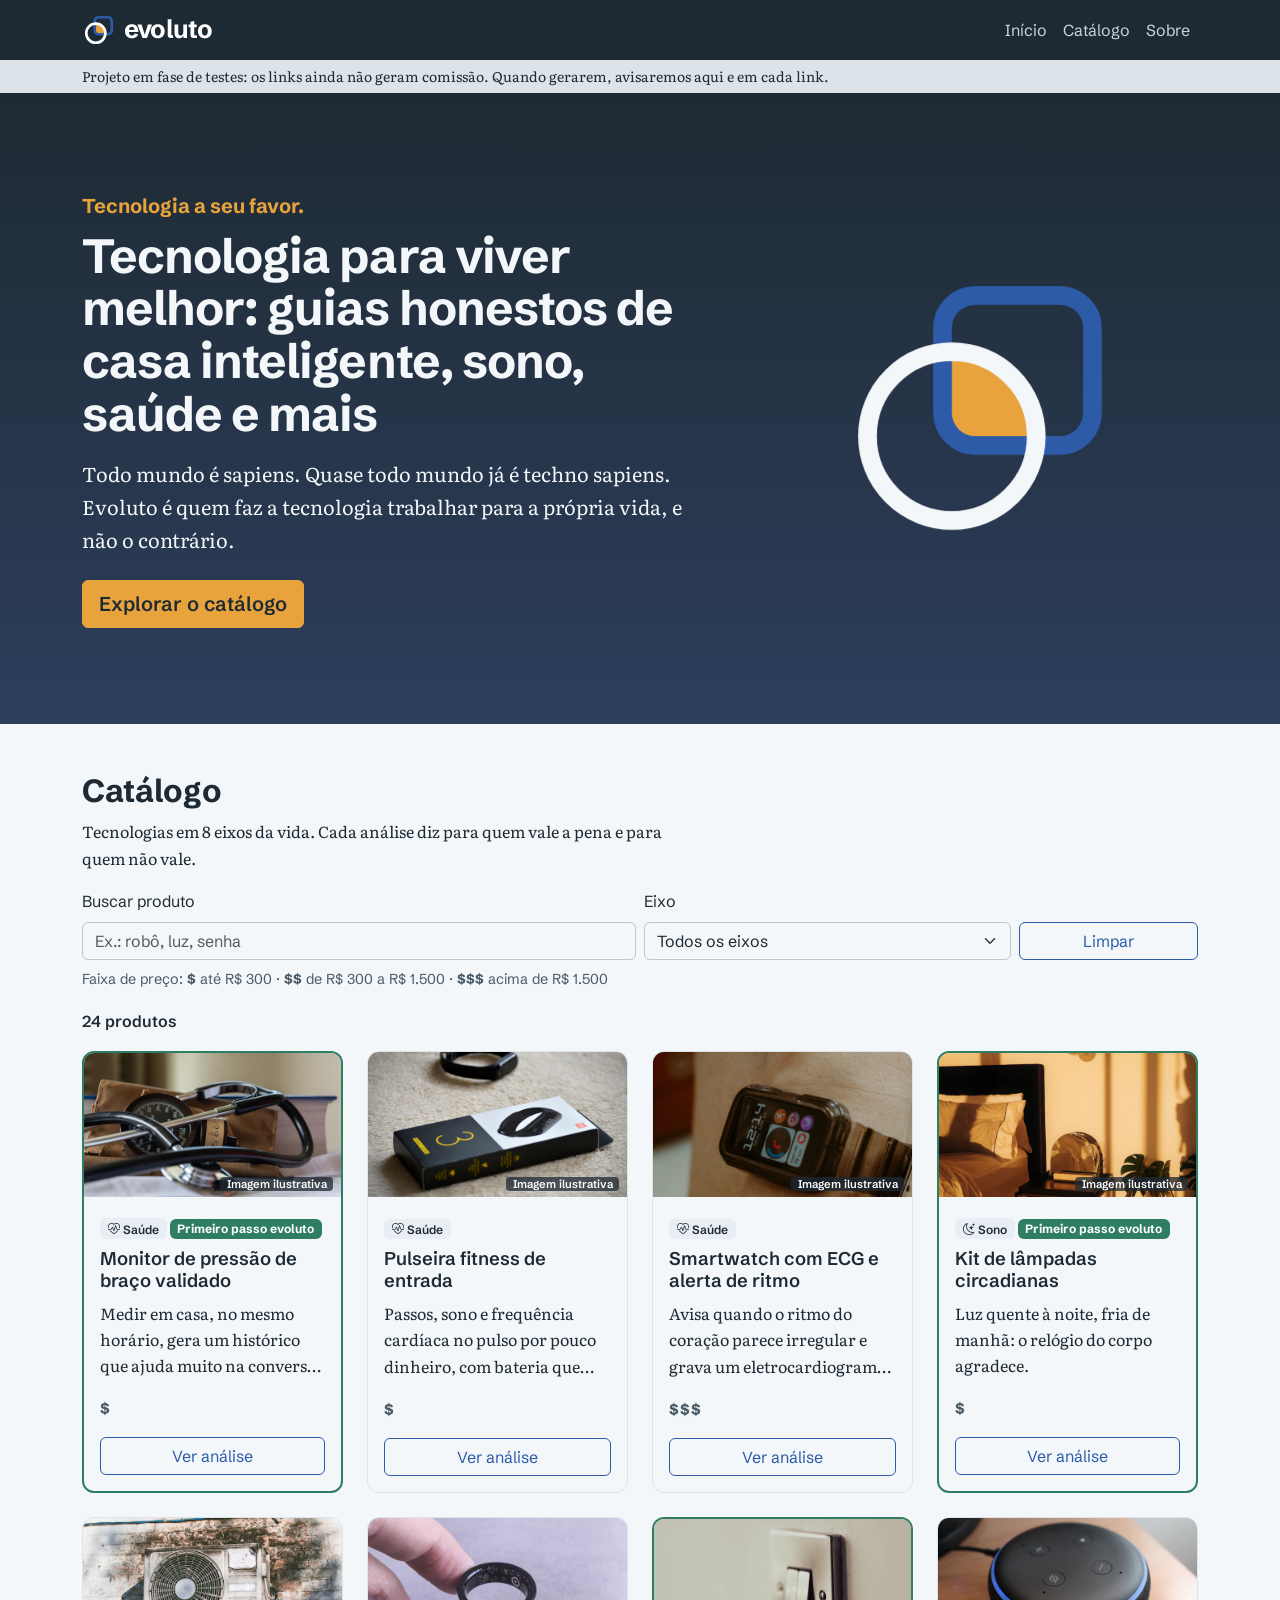
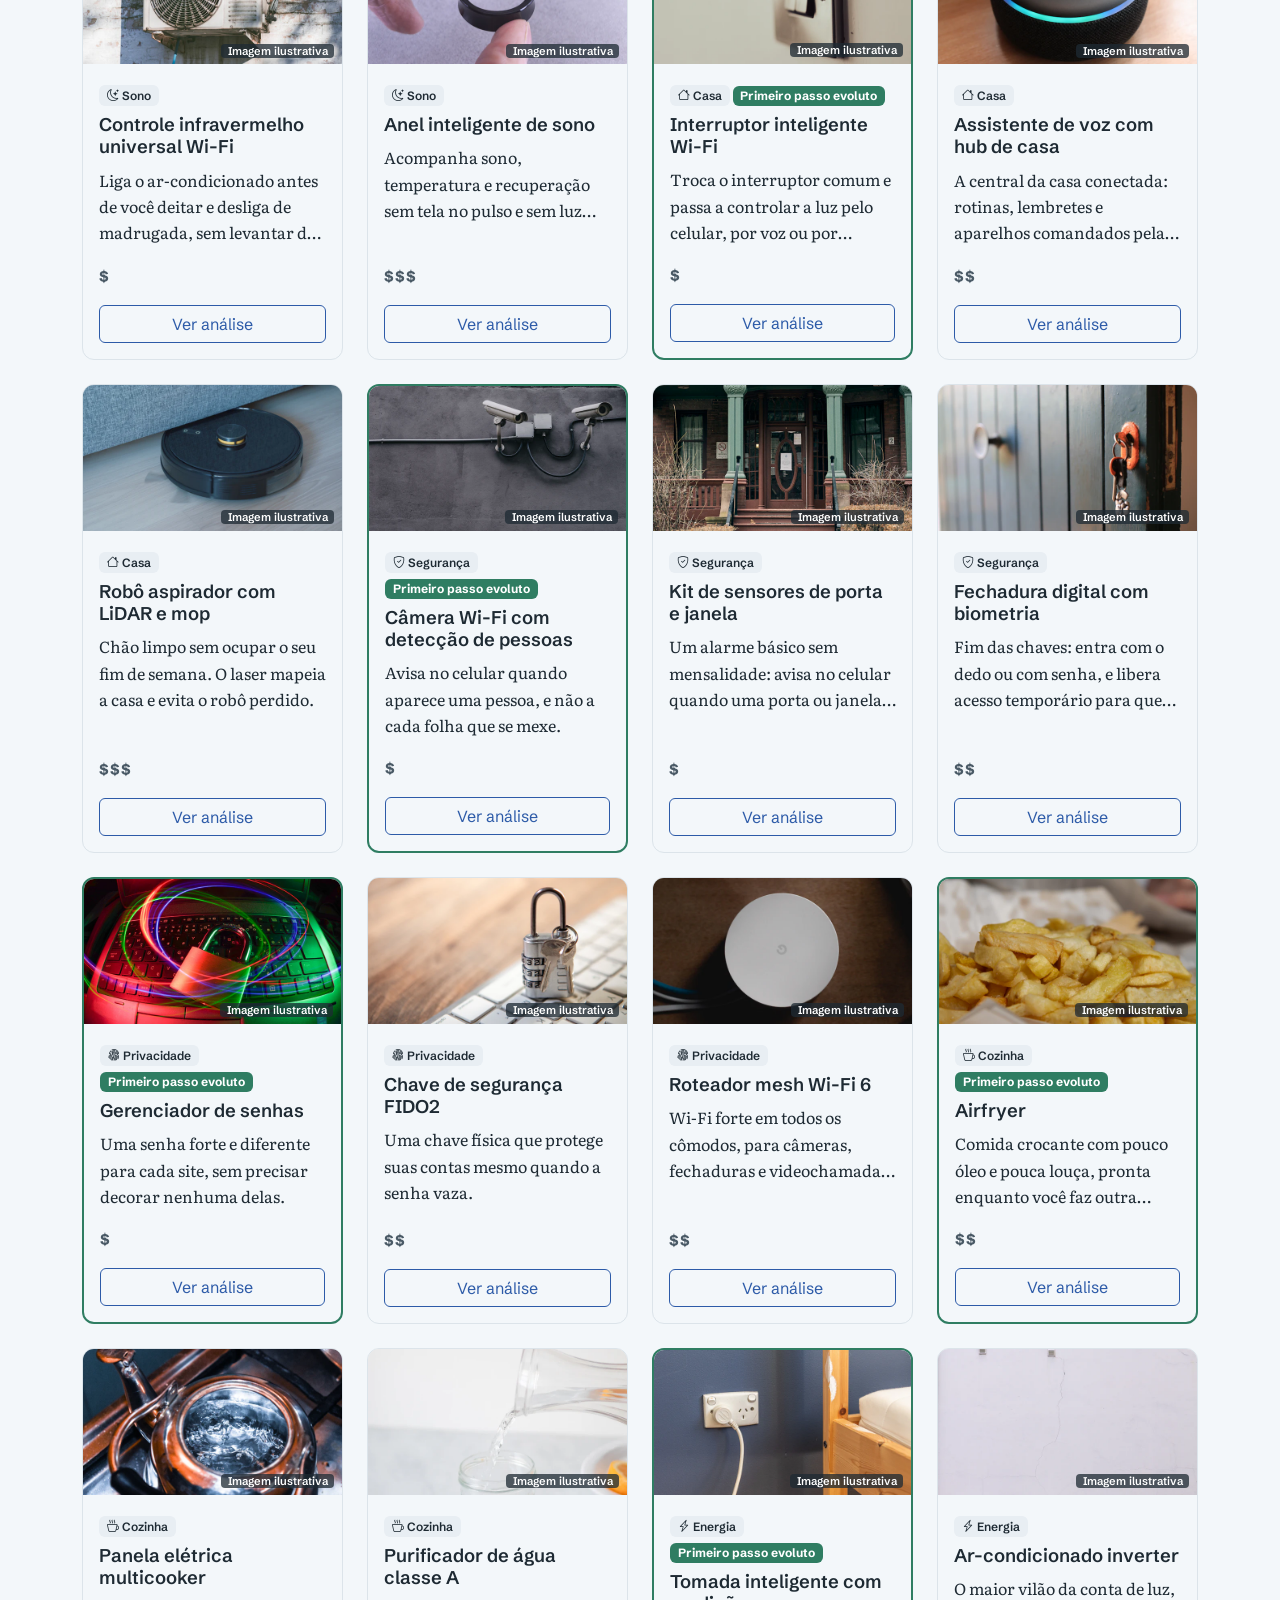
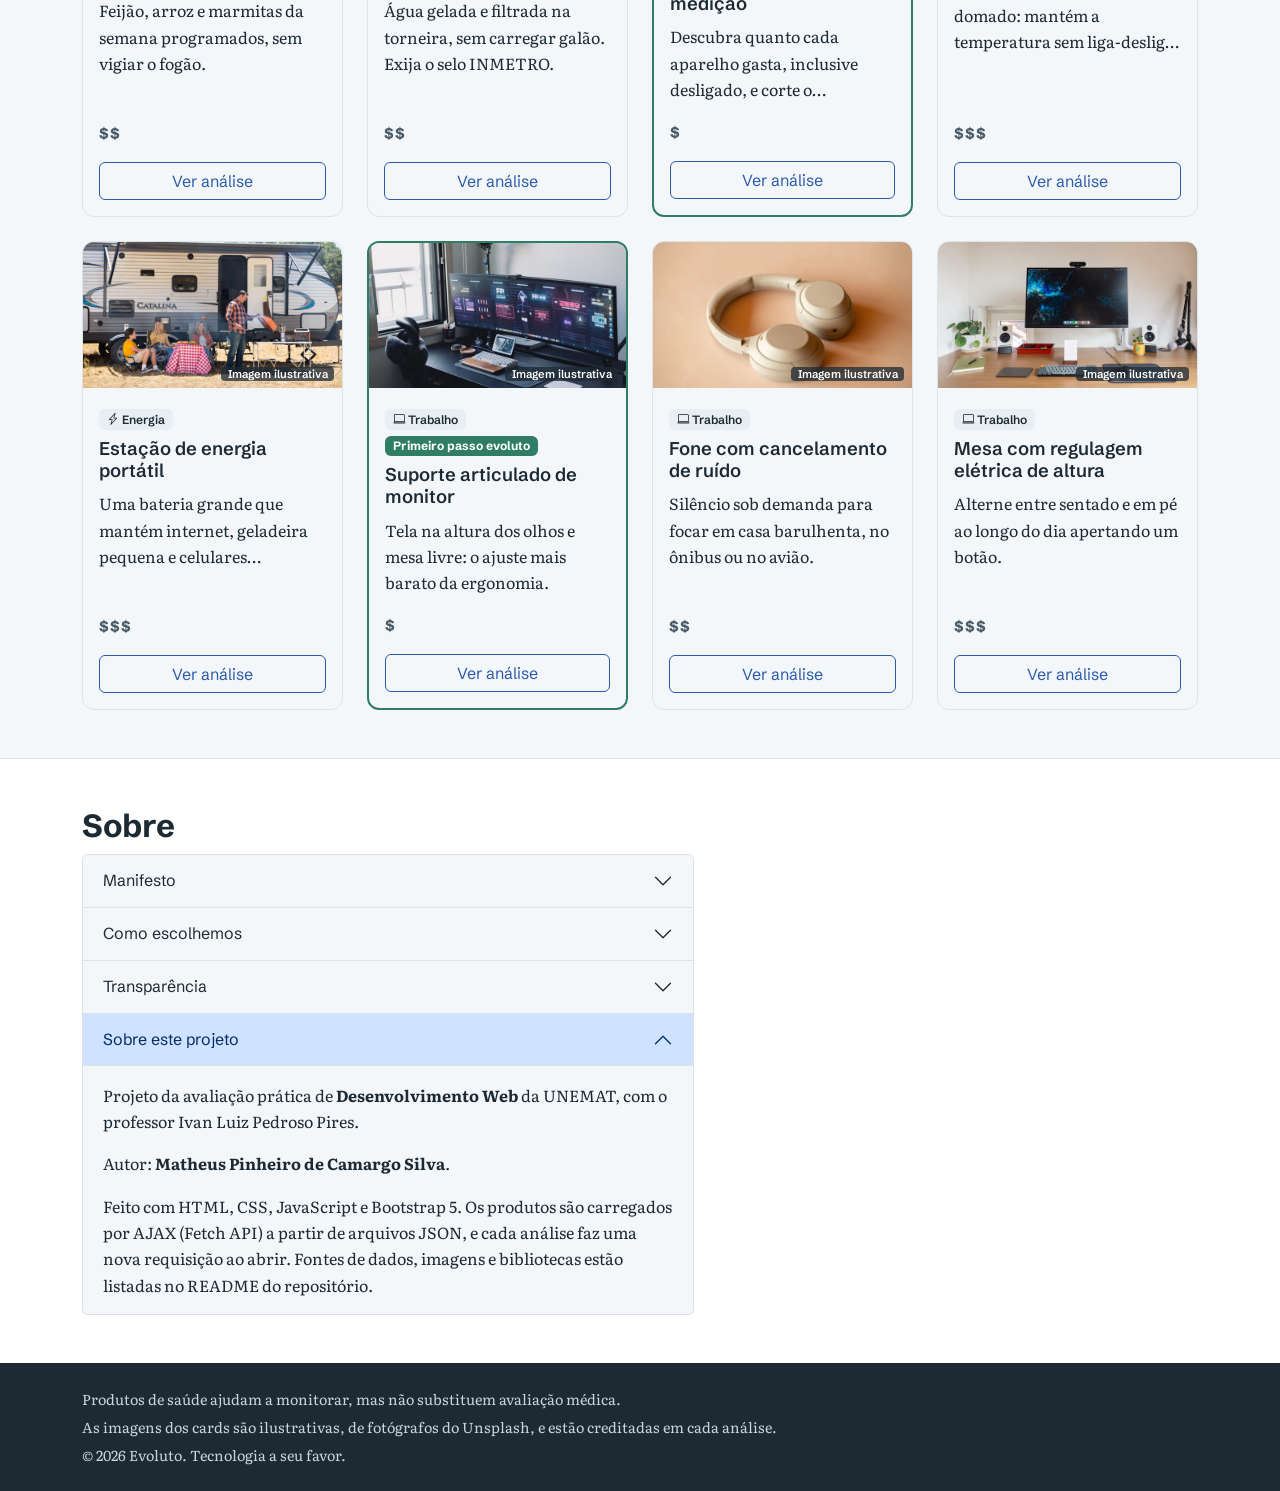
<file: index.html>
<!DOCTYPE html>
<html lang="pt-BR">
<head>
  <meta charset="UTF-8">
  <meta name="viewport" content="width=device-width, initial-scale=1">
  <title>Evoluto: tecnologia a seu favor | Casa inteligente, sono e saúde</title>
  <meta name="description" content="Guias honestos de tecnologia para viver melhor: casa inteligente, sono, saúde, segurança, energia e mais, com prós, contras e evidências em cada análise.">
  <meta name="theme-color" content="#1E2A33">
  <!-- ACAD-14: domínio provisório até o registro de evoluto.com.br -->
  <link rel="canonical" href="https://evoluto.com.br/">
  <meta property="og:type" content="website">
  <meta property="og:locale" content="pt_BR">
  <meta property="og:site_name" content="Evoluto">
  <meta property="og:title" content="Evoluto: tecnologia a seu favor">
  <meta property="og:description" content="Guias honestos de tecnologia para viver melhor, com prós, contras e evidências.">
  <meta property="og:url" content="https://evoluto.com.br/">
  <link rel="icon" href="img/marca/favicon.svg" type="image/svg+xml">
  <link rel="icon" href="img/marca/favicon-32.png" sizes="32x32" type="image/png">
  <link rel="apple-touch-icon" href="img/marca/apple-touch-icon.png">
  <link rel="preconnect" href="https://fonts.googleapis.com">
  <link rel="preconnect" href="https://fonts.gstatic.com" crossorigin>
  <link rel="stylesheet" href="https://fonts.googleapis.com/css2?family=Schibsted+Grotesk:wght@600;700&family=Literata:ital,wght@0,400;0,600;1,400&display=swap">
  <link rel="stylesheet" href="https://cdn.jsdelivr.net/npm/bootstrap@5.3.3/dist/css/bootstrap.min.css"
        integrity="sha384-QWTKZyjpPEjISv5WaRU9OFeRpok6YctnYmDr5pNlyT2bRjXh0JMhjY6hW+ALEwIH" crossorigin="anonymous">
  <link rel="stylesheet" href="https://cdn.jsdelivr.net/npm/bootstrap-icons@1.11.3/font/bootstrap-icons.min.css"
        integrity="sha384-XGjxtQfXaH2tnPFa9x+ruJTuLE3Aa6LhHSWRr1XeTyhezb4abCG4ccI5AkVDxqC+" crossorigin="anonymous">
  <link rel="stylesheet" href="css/style.css">
  <script type="application/ld+json">
  {
    "@context": "https://schema.org",
    "@graph": [
      { "@type": "Organization", "name": "Evoluto", "url": "https://evoluto.com.br/", "logo": "https://evoluto.com.br/img/marca/simbolo.svg" },
      { "@type": "WebSite", "name": "Evoluto", "url": "https://evoluto.com.br/", "inLanguage": "pt-BR" }
    ]
  }
  </script>
</head>
<body>
  <a class="visually-hidden-focusable pular" href="#conteudo">Pular para o conteúdo</a>

  <svg class="position-absolute" width="0" height="0" aria-hidden="true" focusable="false">
    <defs>
      <clipPath id="clip-quadrado"><rect x="24" y="8" width="32" height="32" rx="7"/></clipPath>
      <symbol id="simbolo-evoluto" viewBox="0 0 64 64">
        <circle cx="26" cy="38" r="18" fill="#E8A33D" clip-path="url(#clip-quadrado)"/>
        <rect x="24" y="8" width="32" height="32" rx="7" fill="none" stroke="#2D5BA8" stroke-width="5"/>
        <circle cx="26" cy="38" r="18" fill="none" stroke="currentColor" stroke-width="5"/>
      </symbol>
    </defs>
  </svg>

  <header class="sticky-top">
    <nav class="navbar navbar-expand-lg navbar-dark" aria-label="Navegação principal">
      <div class="container">
        <a class="navbar-brand marca" href="#inicio" aria-label="Evoluto, página inicial">
          <svg class="marca-simbolo" aria-hidden="true" focusable="false"><use href="#simbolo-evoluto"/></svg>
          <span class="marca-nome" aria-hidden="true">evoluto</span>
        </a>
        <button class="navbar-toggler" type="button" data-bs-toggle="collapse" data-bs-target="#menu"
                aria-controls="menu" aria-expanded="false" aria-label="Abrir menu">
          <span class="navbar-toggler-icon"></span>
        </button>
        <div class="collapse navbar-collapse" id="menu">
          <ul class="navbar-nav ms-auto">
            <li class="nav-item"><a class="nav-link" href="#inicio">Início</a></li>
            <li class="nav-item"><a class="nav-link" href="#catalogo">Catálogo</a></li>
            <li class="nav-item"><a class="nav-link" href="#sobre">Sobre</a></li>
          </ul>
        </div>
      </div>
    </nav>
    <!-- ACAD-20: texto da fase de testes. Na Fase 2, aviso de comissão -->
    <p class="aviso-afiliado mb-0"><span class="container d-block">Projeto em fase de testes: os links ainda não geram comissão. Quando gerarem, avisaremos aqui e em cada link.</span></p>
  </header>

  <main id="conteudo">
    <section id="inicio" class="hero" data-periodo="dia" aria-labelledby="titulo-inicio">
      <div class="container">
        <div class="row align-items-center gx-3 gy-4 g-lg-5">
          <div class="col-lg-7">
            <p class="tagline mb-2">Tecnologia a seu favor.</p>
            <h1 id="titulo-inicio">Tecnologia para viver melhor: guias honestos de casa inteligente, sono, saúde e mais</h1>
            <p class="texto fs-5 mt-3">Todo mundo é sapiens. Quase todo mundo já é techno sapiens. Evoluto é quem faz a tecnologia trabalhar para a própria vida, e não o contrário.</p>
            <a href="#catalogo" class="btn btn-ambar btn-lg mt-2">Explorar o catálogo</a>
          </div>
          <div class="col-lg-5 text-center">
            <svg class="simbolo-hero" viewBox="0 0 64 64" aria-hidden="true" focusable="false">
              <circle class="simbolo-intersecao" cx="26" cy="38" r="18" fill="#E8A33D" clip-path="url(#clip-quadrado)"/>
              <rect x="24" y="8" width="32" height="32" rx="7" fill="none" stroke="#2D5BA8" stroke-width="4"/>
              <circle cx="26" cy="38" r="18" fill="none" stroke="currentColor" stroke-width="4"/>
            </svg>
          </div>
        </div>
      </div>
    </section>

    <section id="catalogo" class="py-5" aria-labelledby="titulo-catalogo">
      <div class="container">
        <h2 id="titulo-catalogo">Catálogo</h2>
        <p class="texto">Tecnologias em 8 eixos da vida. Cada análise diz para quem vale a pena e para quem não vale.</p>
        <form id="form-busca" class="row g-2 align-items-end" role="search" aria-label="Buscar no catálogo">
          <div class="col-12 col-md-6">
            <label for="busca" class="form-label">Buscar produto</label>
            <input type="search" id="busca" name="q" class="form-control" placeholder="Ex.: robô, luz, senha" autocomplete="off">
          </div>
          <div class="col-8 col-md-4">
            <label for="filtro-eixo" class="form-label">Eixo</label>
            <select id="filtro-eixo" name="eixo" class="form-select">
              <option value="">Todos os eixos</option>
            </select>
          </div>
          <div class="col-4 col-md-2 d-grid">
            <button type="button" id="limpar" class="btn btn-azul">Limpar</button>
          </div>
        </form>
        <p class="legenda mt-2">Faixa de preço: <strong>$</strong> até R$ 300 · <strong>$$</strong> de R$ 300 a R$ 1.500 · <strong>$$$</strong> acima de R$ 1.500</p>
        <p id="status" class="status" role="status" aria-live="polite"></p>
        <div id="aviso-catalogo"></div>
        <div id="grade" class="row row-cols-1 row-cols-sm-2 row-cols-lg-3 row-cols-xl-4 g-4" aria-busy="true"></div>
        <noscript>
          <p class="alert alert-warning mt-3">O catálogo precisa de JavaScript para carregar os produtos. O restante da página funciona normalmente.</p>
        </noscript>
      </div>
    </section>

    <section id="sobre" class="py-5 sobre" aria-labelledby="titulo-sobre">
      <div class="container">
        <h2 id="titulo-sobre">Sobre</h2>
        <div class="accordion texto" id="acordeao-sobre">
          <div class="accordion-item">
            <h3 class="accordion-header">
              <button class="accordion-button collapsed" type="button" data-bs-toggle="collapse" data-bs-target="#sobre-manifesto" aria-expanded="false" aria-controls="sobre-manifesto">Manifesto</button>
            </h3>
            <div id="sobre-manifesto" class="accordion-collapse collapse" data-bs-parent="#acordeao-sobre">
              <div class="accordion-body">
                <p>Todo mundo é sapiens. Quase todo mundo já é techno sapiens: vive cercado de telas, apps e aparelhos.</p>
                <p>Evoluto é quem faz a tecnologia trabalhar para a própria vida. Não luta contra ela, nem vive para ela. Escolhe as ferramentas que devolvem tempo, sono e tranquilidade, e deixa de lado as que só pedem atenção.</p>
                <p class="mb-0">O símbolo do Evoluto é um círculo e um quadrado que se cruzam, a geometria do Homem Vitruviano de Da Vinci. O círculo é você, o quadrado é a tecnologia, e o âmbar é onde os dois se encontram a seu favor.</p>
              </div>
            </div>
          </div>
          <div class="accordion-item">
            <h3 class="accordion-header">
              <button class="accordion-button collapsed" type="button" data-bs-toggle="collapse" data-bs-target="#sobre-metodo" aria-expanded="false" aria-controls="sobre-metodo">Como escolhemos</button>
            </h3>
            <div id="sobre-metodo" class="accordion-collapse collapse" data-bs-parent="#acordeao-sobre">
              <div class="accordion-body">
                <ul>
                  <li><strong>Evidência primeiro.</strong> Quando existe estudo, teste de laboratório ou certificação, citamos a fonte com link.</li>
                  <li><strong>Prós e contras sempre.</strong> Toda análise diz para quem o produto vale e para quem não vale.</li>
                  <li><strong>Primeiro passo evoluto.</strong> Em cada eixo, marcamos o produto com melhor relação entre impacto na rotina e custo.</li>
                  <li><strong>Faixa, não preço.</strong> Preços mudam todo dia. Mostramos a faixa e você confere o valor na loja.</li>
                  <li><strong>Honestidade sobre o método.</strong> Nesta fase, as análises são baseadas em pesquisa e evidências. Quando testarmos um produto, ele ganha o selo "Testado pelo Evoluto".</li>
                </ul>
                <p class="mb-0">Produtos de saúde ajudam a monitorar e acompanhar tendências. Eles não substituem consulta nem exame médico.</p>
              </div>
            </div>
          </div>
          <div class="accordion-item">
            <h3 class="accordion-header">
              <button class="accordion-button collapsed" type="button" data-bs-toggle="collapse" data-bs-target="#sobre-transparencia" aria-expanded="false" aria-controls="sobre-transparencia">Transparência</button>
            </h3>
            <div id="sobre-transparencia" class="accordion-collapse collapse" data-bs-parent="#acordeao-sobre">
              <div class="accordion-body">
                <!-- ACAD-20 -->
                <p>O Evoluto será mantido por comissões de programas de afiliados: quando você compra pelo link, a loja paga uma parte da venda, sem custo extra para você. A comissão nunca decide o que recomendamos.</p>
                <p class="mb-0">Nesta fase de testes, nenhum link gera comissão, e por isso eles aparecem como "Link externo". Quando um link passar a ser de afiliado, ele virá identificado como "Link de afiliado", e este aviso será atualizado.</p>
              </div>
            </div>
          </div>
          <div class="accordion-item">
            <h3 class="accordion-header">
              <button class="accordion-button" type="button" data-bs-toggle="collapse" data-bs-target="#sobre-projeto" aria-expanded="true" aria-controls="sobre-projeto">Sobre este projeto</button>
            </h3>
            <!-- ACAD-05: área de informações do projeto exigida pelo PDF, aberta por padrão -->
            <div id="sobre-projeto" class="accordion-collapse collapse show" data-bs-parent="#acordeao-sobre">
              <div class="accordion-body">
                <p>Projeto da avaliação prática de <strong>Desenvolvimento Web</strong> da UNEMAT, com o professor Ivan Luiz Pedroso Pires.</p>
                <p>Autor: <strong>Matheus Pinheiro de Camargo Silva</strong>.</p>
                <p class="mb-0">Feito com HTML, CSS, JavaScript e Bootstrap 5. Os produtos são carregados por AJAX (Fetch API) a partir de arquivos JSON, e cada análise faz uma nova requisição ao abrir. Fontes de dados, imagens e bibliotecas estão listadas no README do repositório.</p>
              </div>
            </div>
          </div>
        </div>
      </div>
    </section>
  </main>

  <footer class="rodape py-4">
    <div class="container">
      <p class="mb-1">Produtos de saúde ajudam a monitorar, mas não substituem avaliação médica.</p>
      <p class="mb-1">As imagens dos cards são ilustrativas, de fotógrafos do Unsplash, e estão creditadas em cada análise.</p>
      <p class="mb-0">© 2026 Evoluto. Tecnologia a seu favor.</p>
    </div>
  </footer>

  <div class="modal fade" id="modal-detalhe" tabindex="-1" role="dialog" aria-labelledby="detalhe-titulo" aria-hidden="true">
    <div class="modal-dialog modal-lg modal-dialog-scrollable modal-fullscreen-sm-down">
      <div class="modal-content">
        <div class="modal-header align-items-start">
          <div>
            <h2 class="modal-title fs-4" id="detalhe-titulo">Análise</h2>
            <p id="detalhe-meta" class="detalhe-meta small mb-0"></p>
          </div>
          <button type="button" class="btn-close" data-bs-dismiss="modal" aria-label="Fechar"></button>
        </div>
        <div class="modal-body" id="detalhe-corpo"></div>
      </div>
    </div>
  </div>

  <script src="https://cdn.jsdelivr.net/npm/bootstrap@5.3.3/dist/js/bootstrap.bundle.min.js"
          integrity="sha384-YvpcrYf0tY3lHB60NNkmXc5s9fDVZLESaAA55NDzOxhy9GkcIdslK1eN7N6jIeHz" crossorigin="anonymous"></script>
  <script type="module" src="js/app.js"></script>
</body>
</html>
</file>
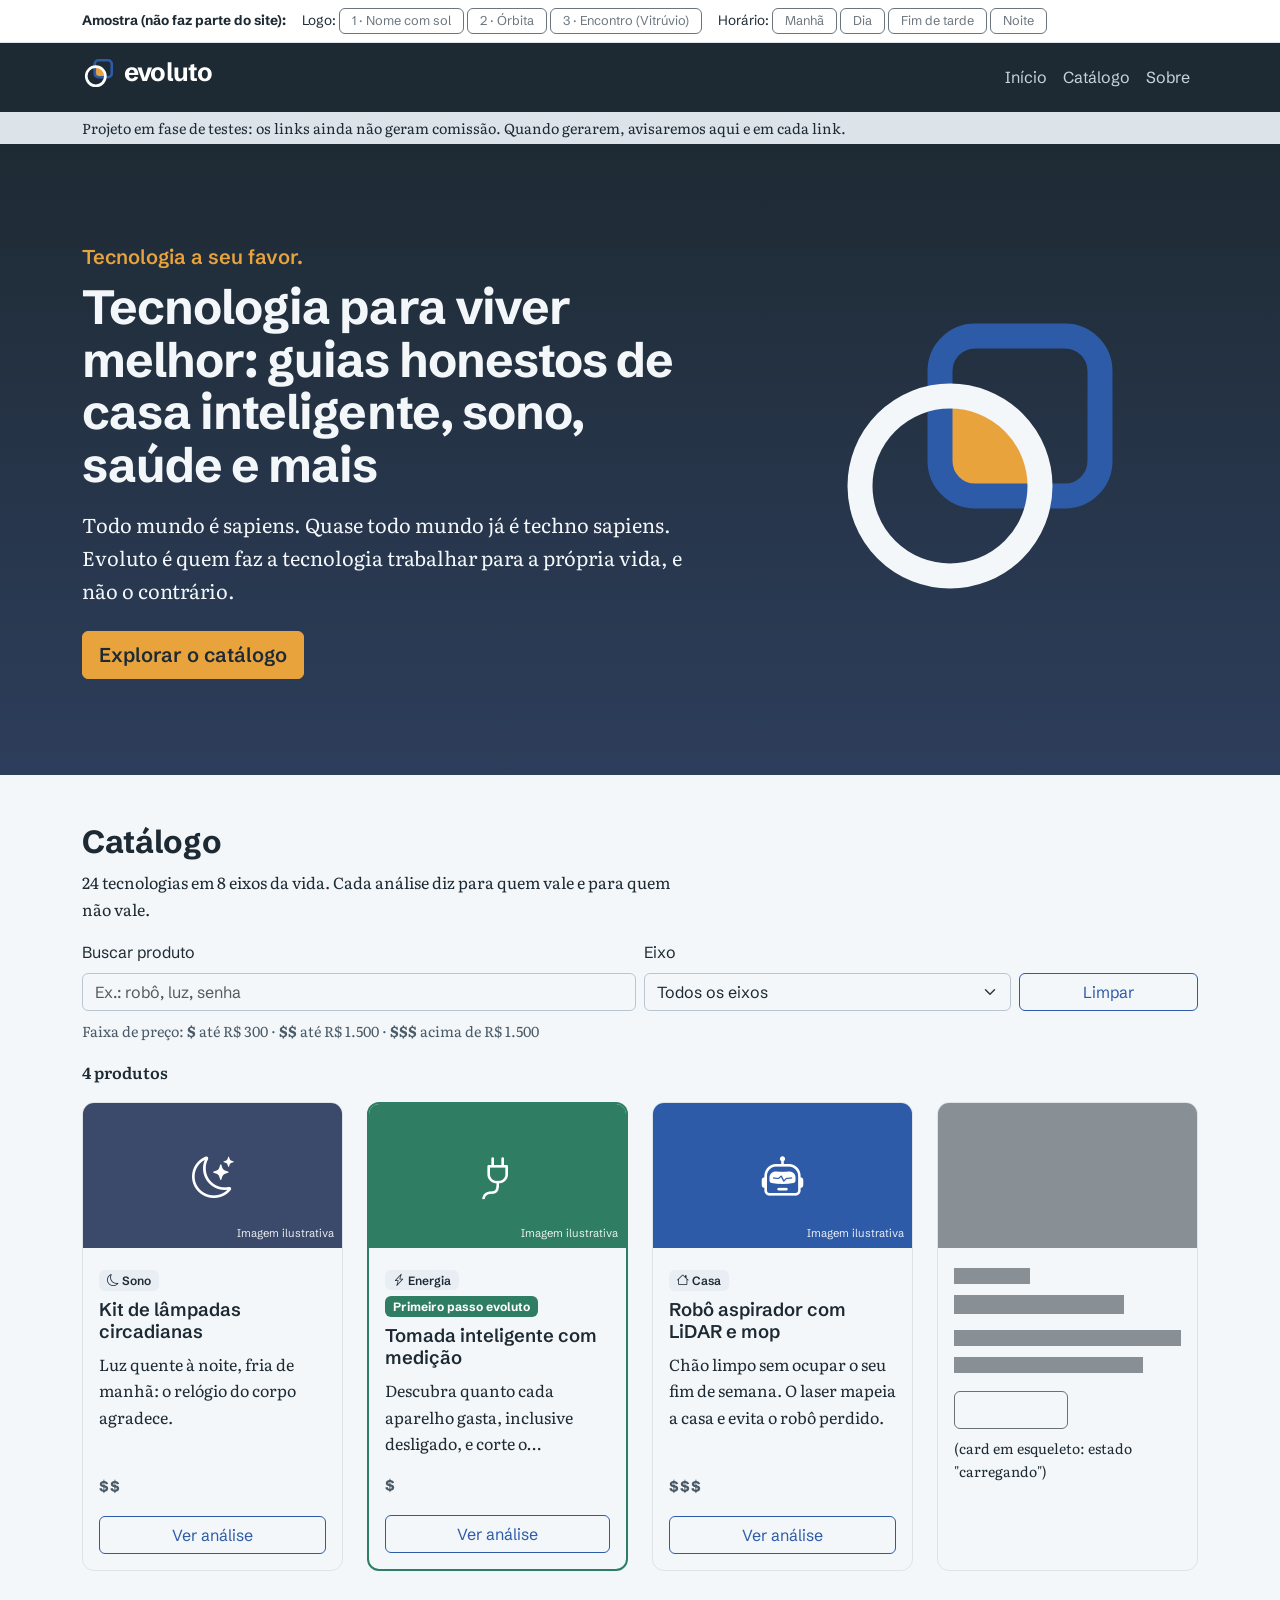
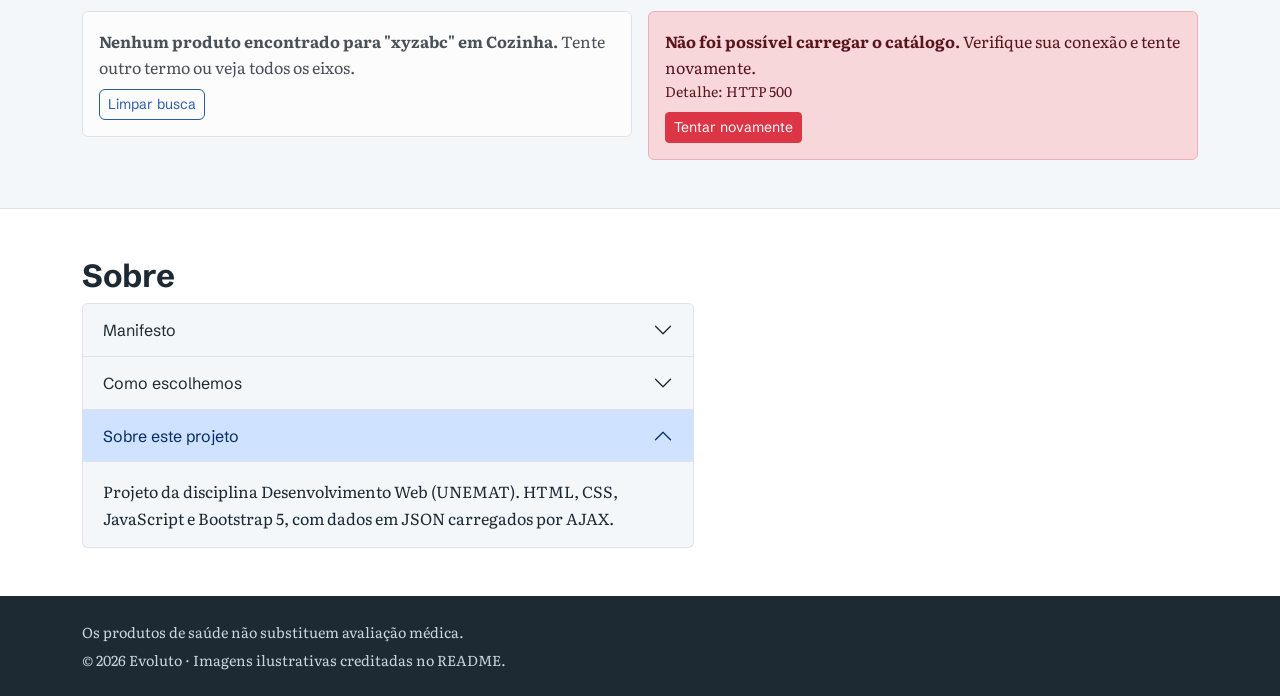
<file: docs/marca/amostra-layout.html>
<!DOCTYPE html>
<html lang="pt-BR">
<head>
<meta charset="UTF-8">
<meta name="viewport" content="width=device-width, initial-scale=1">
<title>Evoluto: amostra de layout e logos</title>
<link rel="preconnect" href="https://fonts.googleapis.com">
<link rel="preconnect" href="https://fonts.gstatic.com" crossorigin>
<link href="https://fonts.googleapis.com/css2?family=Schibsted+Grotesk:wght@600;700&family=Literata:ital,wght@0,400;0,600;1,400&display=swap" rel="stylesheet">
<link href="https://cdn.jsdelivr.net/npm/bootstrap@5.3.3/dist/css/bootstrap.min.css" rel="stylesheet">
<link href="https://cdn.jsdelivr.net/npm/bootstrap-icons@1.11.3/font/bootstrap-icons.min.css" rel="stylesheet">
<style>
  :root {
    --grafite: #1E2A33; --ceu: #F3F7FA; --nevoa: #DCE4EA;
    --ambar: #E8A33D; --azul: #2D5BA8; --verde: #2F7D62;
    --bs-body-bg: var(--ceu); --bs-body-color: var(--grafite);
    --bs-link-color-rgb: 45, 91, 168;
    --fonte-titulo: "Schibsted Grotesk", system-ui, sans-serif;
  }
  body { font-family: Literata, Georgia, serif; line-height: 1.65; }
  h1, h2, h3, .navbar, .btn, .badge, label, .form-select, .form-control, .accordion-button, .ferramenta { font-family: var(--fonte-titulo); }
  h1 { font-size: clamp(1.9rem, 4.5vw, 3rem); font-weight: 700; letter-spacing: -.02em; line-height: 1.1; }
  h2 { font-size: clamp(1.5rem, 3vw, 2rem); font-weight: 700; letter-spacing: -.01em; }
  h3 { font-size: 1.15rem; font-weight: 600; }
  section { scroll-margin-top: 80px; }
  .texto { max-width: 68ch; }

  /* Ferramenta da amostra (não faz parte do site) */
  .ferramenta { background: #fff; border-bottom: 1px solid var(--nevoa); font-size: .85rem; }
  .ferramenta .btn { --bs-btn-padding-y: .15rem; --bs-btn-font-size: .8rem; }

  /* Navbar */
  .navbar { background: var(--grafite); }
  .navbar .nav-link { color: #C9D4DD; }
  .navbar .nav-link:hover, .navbar .nav-link:focus { color: #fff; }
  .aviso { background: var(--nevoa); font-size: .9rem; }

  /* Logos (o seletor da amostra troca a direção visível) */
  .logo { display: none; align-items: center; gap: .5rem; color: inherit; text-decoration: none; }
  body[data-logo="1"] .logo-1, body[data-logo="2"] .logo-2, body[data-logo="3"] .logo-3 { display: inline-flex; }
  .wm { font-family: var(--fonte-titulo); font-weight: 700; font-size: 1.6rem; letter-spacing: -.03em; line-height: 1; }
  .wm .o-sol { width: .78em; height: .78em; vertical-align: -.06em; margin-left: .02em; }
  .simbolo-nav { width: 34px; height: 34px; }
  .simbolo-hero { width: min(320px, 70vw); height: auto; }

  /* Hero: o fundo segue o horário */
  .hero { padding: clamp(3rem, 8vw, 6rem) 0; color: var(--grafite); }
  .hero[data-periodo="manha"] { background: linear-gradient(180deg, #F7D9B5 0%, var(--ceu) 100%); }
  .hero[data-periodo="dia"]   { background: linear-gradient(180deg, #E3F0FA 0%, var(--ceu) 100%); }
  .hero[data-periodo="tarde"] { background: linear-gradient(180deg, #F0B87A 0%, #3B4A6B 100%); color: #fff; }
  .hero[data-periodo="noite"] { background: linear-gradient(180deg, var(--grafite) 0%, #2D3E5C 100%); color: var(--ceu); }
  .hero .tagline { font-family: var(--fonte-titulo); font-size: 1.25rem; font-weight: 600; color: var(--azul); }
  .hero[data-periodo="tarde"] .tagline, .hero[data-periodo="noite"] .tagline { color: var(--ambar); }
  .btn-ambar { --bs-btn-bg: var(--ambar); --bs-btn-border-color: var(--ambar); --bs-btn-color: var(--grafite);
               --bs-btn-hover-bg: #D99229; --bs-btn-hover-border-color: #D99229; --bs-btn-hover-color: var(--grafite);
               --bs-btn-font-weight: 600; border-radius: 6px; }
  .btn-azul { --bs-btn-color: var(--azul); --bs-btn-border-color: var(--azul); --bs-btn-hover-bg: var(--azul);
              --bs-btn-hover-color: #fff; --bs-btn-hover-border-color: var(--azul); border-radius: 6px; }

  /* Catálogo */
  .form-control, .form-select { border-radius: 6px; border-color: #B9C6D1; }
  .legenda { font-size: .9rem; color: #4A5A66; }
  .card { border: 1px solid var(--nevoa); border-radius: 12px; box-shadow: none; overflow: hidden; }
  .card:hover { border-color: #9FB3C4; }
  .card.primeiro { border: 2px solid var(--verde); }
  .imagem-ilustrativa { aspect-ratio: 16/9; display: grid; place-items: center; font-size: 2.6rem; color: #fff; position: relative; }
  .imagem-ilustrativa small { position: absolute; right: .5rem; bottom: .35rem; font-size: .7rem; opacity: .9; font-family: var(--fonte-titulo); }
  .badge-eixo { background: #E8EEF3; color: var(--grafite); font-weight: 600; }
  .badge-primeiro { background: var(--verde); }
  .faixa { font-family: var(--fonte-titulo); font-weight: 700; color: #4A5A66; letter-spacing: .05em; }
  .card-text { display: -webkit-box; -webkit-line-clamp: 3; -webkit-box-orient: vertical; overflow: hidden; }

  /* Modal */
  .modal-content { border-radius: 16px; border: 0; }
  .selo-pesquisa { background: #EAF1FB; color: var(--azul); font-weight: 600; }
  .lista-pros li::marker { content: "+  "; color: var(--verde); font-weight: 700; }
  .lista-contras li::marker { content: "–  "; color: #B5552B; font-weight: 700; }
  .link-loja { border-radius: 6px; }

  footer { background: var(--grafite); color: #C9D4DD; font-size: .9rem; }
  footer a { color: #fff; }
  :focus-visible { outline: 3px solid var(--azul); outline-offset: 2px; }
</style>
</head>
<body data-logo="3">

<!-- Definições compartilhadas dos símbolos -->
<svg width="0" height="0" style="position:absolute" aria-hidden="true">
  <defs>
    <clipPath id="clip-quadrado"><rect x="24" y="8" width="32" height="32" rx="7"/></clipPath>
    <symbol id="s-vitruvio" viewBox="0 0 64 64">
      <circle cx="26" cy="38" r="18" fill="#E8A33D" clip-path="url(#clip-quadrado)"/>
      <rect x="24" y="8" width="32" height="32" rx="7" fill="none" stroke="#2D5BA8" stroke-width="5"/>
      <circle cx="26" cy="38" r="18" fill="none" stroke="currentColor" stroke-width="5"/>
    </symbol>
    <symbol id="s-orbita" viewBox="0 0 64 64">
      <path d="M32 10A22 22 0 1 1 10 32" fill="none" stroke="#2D5BA8" stroke-width="6" stroke-linecap="round"/>
      <circle cx="32" cy="32" r="8" fill="currentColor"/>
      <circle cx="10" cy="32" r="6" fill="#E8A33D"/>
    </symbol>
    <symbol id="s-sol" viewBox="0 0 40 40">
      <circle cx="19" cy="22" r="13" fill="none" stroke="currentColor" stroke-width="6"/>
      <circle cx="31" cy="8" r="5.5" fill="#E8A33D"/>
    </symbol>
  </defs>
</svg>

<!-- Ferramenta da amostra -->
<div class="ferramenta py-2">
  <div class="container d-flex flex-wrap gap-3 align-items-center">
    <strong>Amostra (não faz parte do site):</strong>
    <span>Logo:
      <button class="btn btn-outline-secondary" data-set-logo="1">1 · Nome com sol</button>
      <button class="btn btn-outline-secondary" data-set-logo="2">2 · Órbita</button>
      <button class="btn btn-outline-secondary" data-set-logo="3">3 · Encontro (Vitrúvio)</button>
    </span>
    <span>Horário:
      <button class="btn btn-outline-secondary" data-set-periodo="manha">Manhã</button>
      <button class="btn btn-outline-secondary" data-set-periodo="dia">Dia</button>
      <button class="btn btn-outline-secondary" data-set-periodo="tarde">Fim de tarde</button>
      <button class="btn btn-outline-secondary" data-set-periodo="noite">Noite</button>
    </span>
  </div>
</div>

<a class="visually-hidden-focusable position-absolute p-2 bg-white" href="#conteudo">Pular para o conteúdo</a>

<header class="sticky-top">
  <nav class="navbar navbar-expand-lg navbar-dark" aria-label="Navegação principal">
    <div class="container">
      <a class="navbar-brand text-white" href="#inicio" aria-label="Evoluto, página inicial">
        <span class="logo logo-1"><span class="wm">evolut<svg class="o-sol" aria-hidden="true"><use href="#s-sol"/></svg></span></span>
        <span class="logo logo-2"><svg class="simbolo-nav" style="color:#fff" aria-hidden="true"><use href="#s-orbita"/></svg><span class="wm">evoluto</span></span>
        <span class="logo logo-3"><svg class="simbolo-nav" style="color:#fff" aria-hidden="true"><use href="#s-vitruvio"/></svg><span class="wm">evoluto</span></span>
      </a>
      <button class="navbar-toggler" type="button" data-bs-toggle="collapse" data-bs-target="#menu" aria-controls="menu" aria-expanded="false" aria-label="Abrir menu">
        <span class="navbar-toggler-icon"></span>
      </button>
      <div class="collapse navbar-collapse" id="menu">
        <ul class="navbar-nav ms-auto">
          <li class="nav-item"><a class="nav-link" href="#inicio">Início</a></li>
          <li class="nav-item"><a class="nav-link" href="#catalogo">Catálogo</a></li>
          <li class="nav-item"><a class="nav-link" href="#sobre">Sobre</a></li>
        </ul>
      </div>
    </div>
  </nav>
  <p class="aviso mb-0 py-1"><span class="container d-block">Projeto em fase de testes: os links ainda não geram comissão. Quando gerarem, avisaremos aqui e em cada link.</span></p>
</header>

<main id="conteudo">
  <section id="inicio" class="hero" data-periodo="dia">
    <div class="container">
      <div class="row align-items-center g-5">
        <div class="col-lg-7">
          <p class="tagline mb-2">Tecnologia a seu favor.</p>
          <h1>Tecnologia para viver melhor: guias honestos de casa inteligente, sono, saúde e mais</h1>
          <p class="texto fs-5 mt-3">Todo mundo é sapiens. Quase todo mundo já é techno sapiens. Evoluto é quem faz a tecnologia trabalhar para a própria vida, e não o contrário.</p>
          <a href="#catalogo" class="btn btn-ambar btn-lg mt-2">Explorar o catálogo</a>
        </div>
        <div class="col-lg-5 text-center">
          <span class="logo logo-1 justify-content-center"><svg class="simbolo-hero" viewBox="0 0 40 40" aria-hidden="true"><use href="#s-sol"/></svg></span>
          <span class="logo logo-2 justify-content-center"><svg class="simbolo-hero" viewBox="0 0 64 64" aria-hidden="true"><use href="#s-orbita"/></svg></span>
          <span class="logo logo-3 justify-content-center"><svg class="simbolo-hero" viewBox="0 0 64 64" aria-hidden="true"><use href="#s-vitruvio"/></svg></span>
        </div>
      </div>
    </div>
  </section>

  <section id="catalogo" class="py-5">
    <div class="container">
      <h2>Catálogo</h2>
      <p class="texto">24 tecnologias em 8 eixos da vida. Cada análise diz para quem vale e para quem não vale.</p>
      <form class="row g-2 align-items-end" role="search" onsubmit="return false">
        <div class="col-12 col-md-6">
          <label for="busca" class="form-label">Buscar produto</label>
          <input type="search" id="busca" class="form-control" placeholder="Ex.: robô, luz, senha">
        </div>
        <div class="col-8 col-md-4">
          <label for="eixo" class="form-label">Eixo</label>
          <select id="eixo" class="form-select"><option>Todos os eixos</option><option>Sono</option><option>Casa</option></select>
        </div>
        <div class="col-4 col-md-2 d-grid"><button type="reset" class="btn btn-azul">Limpar</button></div>
      </form>
      <p class="legenda mt-2 mb-3">Faixa de preço: <strong>$</strong> até R$ 300 · <strong>$$</strong> até R$ 1.500 · <strong>$$$</strong> acima de R$ 1.500</p>
      <p class="fw-semibold" role="status">4 produtos</p>

      <div class="row row-cols-1 row-cols-sm-2 row-cols-lg-4 g-4">
        <div class="col"><article class="card h-100">
          <div class="imagem-ilustrativa" style="background:#3B4A6B"><i class="bi bi-moon-stars" aria-hidden="true"></i><small>Imagem ilustrativa</small></div>
          <div class="card-body d-flex flex-column">
            <p class="mb-2"><span class="badge badge-eixo"><i class="bi bi-moon" aria-hidden="true"></i> Sono</span></p>
            <h3 class="card-title">Kit de lâmpadas circadianas</h3>
            <p class="card-text">Luz quente à noite, fria de manhã: o relógio do corpo agradece.</p>
            <p class="faixa mb-3 mt-auto" aria-hidden="true">$$</p>
            <button class="btn btn-azul" data-bs-toggle="modal" data-bs-target="#detalhe">Ver análise<span class="visually-hidden">: Kit de lâmpadas circadianas</span></button>
          </div></article></div>

        <div class="col"><article class="card primeiro h-100">
          <div class="imagem-ilustrativa" style="background:#2F7D62"><i class="bi bi-plug" aria-hidden="true"></i><small>Imagem ilustrativa</small></div>
          <div class="card-body d-flex flex-column">
            <p class="mb-2"><span class="badge badge-eixo"><i class="bi bi-lightning-charge" aria-hidden="true"></i> Energia</span>
               <span class="badge badge-primeiro">Primeiro passo evoluto</span></p>
            <h3 class="card-title">Tomada inteligente com medição</h3>
            <p class="card-text">Descubra quanto cada aparelho gasta, inclusive desligado, e corte o desperdício.</p>
            <p class="faixa mb-3 mt-auto" aria-hidden="true">$</p>
            <button class="btn btn-azul" data-bs-toggle="modal" data-bs-target="#detalhe">Ver análise<span class="visually-hidden">: Tomada inteligente com medição</span></button>
          </div></article></div>

        <div class="col"><article class="card h-100">
          <div class="imagem-ilustrativa" style="background:#2D5BA8"><i class="bi bi-robot" aria-hidden="true"></i><small>Imagem ilustrativa</small></div>
          <div class="card-body d-flex flex-column">
            <p class="mb-2"><span class="badge badge-eixo"><i class="bi bi-house" aria-hidden="true"></i> Casa</span></p>
            <h3 class="card-title">Robô aspirador com LiDAR e mop</h3>
            <p class="card-text">Chão limpo sem ocupar o seu fim de semana. O laser mapeia a casa e evita o robô perdido.</p>
            <p class="faixa mb-3 mt-auto" aria-hidden="true">$$$</p>
            <button class="btn btn-azul" data-bs-toggle="modal" data-bs-target="#detalhe">Ver análise<span class="visually-hidden">: Robô aspirador com LiDAR e mop</span></button>
          </div></article></div>

        <div class="col"><article class="card h-100" aria-hidden="true">
          <div class="placeholder-glow"><div class="placeholder w-100" style="aspect-ratio:16/9"></div></div>
          <div class="card-body placeholder-glow">
            <span class="placeholder col-4 mb-2"></span>
            <h3 class="card-title"><span class="placeholder col-9"></span></h3>
            <p><span class="placeholder col-12"></span><span class="placeholder col-10"></span></p>
            <span class="placeholder btn btn-azul disabled col-6"></span>
            <p class="small mt-2 mb-0">(card em esqueleto: estado "carregando")</p>
          </div></article></div>
      </div>

      <div class="row g-3 mt-4">
        <div class="col-md-6"><div class="alert alert-light border mb-0" role="status">
          <strong>Nenhum produto encontrado para "xyzabc" em Cozinha.</strong> Tente outro termo ou veja todos os eixos.
          <div class="mt-2"><button class="btn btn-sm btn-azul">Limpar busca</button></div></div></div>
        <div class="col-md-6"><div class="alert alert-danger mb-0" role="alert">
          <strong>Não foi possível carregar o catálogo.</strong> Verifique sua conexão e tente novamente. <small class="d-block">Detalhe: HTTP 500</small>
          <div class="mt-2"><button class="btn btn-sm btn-danger">Tentar novamente</button></div></div></div>
      </div>
    </div>
  </section>

  <section id="sobre" class="py-5 bg-white border-top">
    <div class="container">
      <h2>Sobre</h2>
      <div class="accordion texto" id="acordeao">
        <div class="accordion-item"><h3 class="accordion-header"><button class="accordion-button collapsed" type="button" data-bs-toggle="collapse" data-bs-target="#a1">Manifesto</button></h3>
          <div id="a1" class="accordion-collapse collapse" data-bs-parent="#acordeao"><div class="accordion-body">Todo mundo é sapiens. Quase todo mundo já é techno sapiens. Evoluto é quem faz a tecnologia trabalhar para a própria vida: não luta contra ela, nem vive para ela.</div></div></div>
        <div class="accordion-item"><h3 class="accordion-header"><button class="accordion-button collapsed" type="button" data-bs-toggle="collapse" data-bs-target="#a2">Como escolhemos</button></h3>
          <div id="a2" class="accordion-collapse collapse" data-bs-parent="#acordeao"><div class="accordion-body">Evidência primeiro, prós e contras sempre, e "não compre" quando for o caso.</div></div></div>
        <div class="accordion-item"><h3 class="accordion-header"><button class="accordion-button" type="button" data-bs-toggle="collapse" data-bs-target="#a4" aria-expanded="true">Sobre este projeto</button></h3>
          <div id="a4" class="accordion-collapse collapse show" data-bs-parent="#acordeao"><div class="accordion-body">Projeto da disciplina Desenvolvimento Web (UNEMAT). HTML, CSS, JavaScript e Bootstrap 5, com dados em JSON carregados por AJAX.</div></div></div>
      </div>
    </div>
  </section>
</main>

<footer class="py-4">
  <div class="container">
    <p class="mb-1">Os produtos de saúde não substituem avaliação médica.</p>
    <p class="mb-0">© 2026 Evoluto · Imagens ilustrativas creditadas no README.</p>
  </div>
</footer>

<!-- Modal de detalhes (exemplo estático) -->
<div class="modal fade" id="detalhe" tabindex="-1" aria-labelledby="detalhe-titulo" aria-hidden="true">
  <div class="modal-dialog modal-lg modal-dialog-scrollable modal-fullscreen-sm-down">
    <div class="modal-content">
      <div class="modal-header align-items-start">
        <div>
          <h2 class="modal-title fs-4" id="detalhe-titulo">Kit de lâmpadas circadianas</h2>
          <p class="mb-0 small"><span class="badge badge-eixo">Sono</span>
            <span class="badge selo-pesquisa">Análise baseada em pesquisa e evidências</span>
            Atualizado em <time datetime="2026-10-04">04/10/2026</time></p>
        </div>
        <button type="button" class="btn-close" data-bs-dismiss="modal" aria-label="Fechar"></button>
      </div>
      <div class="modal-body texto">
        <p class="fs-5"><strong>Veredito:</strong> um dos upgrades mais baratos para dormir melhor, se você usa telas e luz branca à noite.</p>
        <h3>Benefício evoluto</h3>
        <p>Luz quente no fim do dia ajuda o corpo a produzir melatonina na hora certa.</p>
        <div class="row g-3">
          <div class="col-md-6"><h3>Prós</h3><ul class="lista-pros"><li>Instalação simples, na rosca comum</li><li>Automação por horário</li></ul></div>
          <div class="col-md-6"><h3>Contras</h3><ul class="lista-contras"><li>Depende de Wi-Fi estável</li><li>Apps variam em qualidade</li></ul></div>
        </div>
        <h3>O que diz a evidência</h3>
        <p>Luz ambiente antes de dormir atrasou o início da melatonina em 99% dos participantes. <cite><a href="https://pubmed.ncbi.nlm.nih.gov/21193540/" target="_blank" rel="noopener noreferrer">Gooley et al., JCEM 2011</a></cite></p>
        <h3>Onde encontrar</h3>
        <a class="btn btn-ambar link-loja" href="#" rel="noopener noreferrer">Ver no Mercado Livre</a>
        <span class="badge text-bg-light border ms-1">Link externo</span>
      </div>
    </div>
  </div>
</div>

<script src="https://cdn.jsdelivr.net/npm/bootstrap@5.3.3/dist/js/bootstrap.bundle.min.js"></script>
<script>
  // Apenas para a amostra: troca logo e horário
  document.querySelectorAll('[data-set-logo]').forEach(b => b.addEventListener('click', () => document.body.dataset.logo = b.dataset.setLogo));
  const hero = document.querySelector('.hero');
  document.querySelectorAll('[data-set-periodo]').forEach(b => b.addEventListener('click', () => hero.dataset.periodo = b.dataset.setPeriodo));
  const h = new Date().getHours();
  hero.dataset.periodo = h >= 5 && h < 9 ? 'manha' : h >= 9 && h < 17 ? 'dia' : h >= 17 && h < 19 ? 'tarde' : 'noite';
</script>
</body>
</html>
</file>
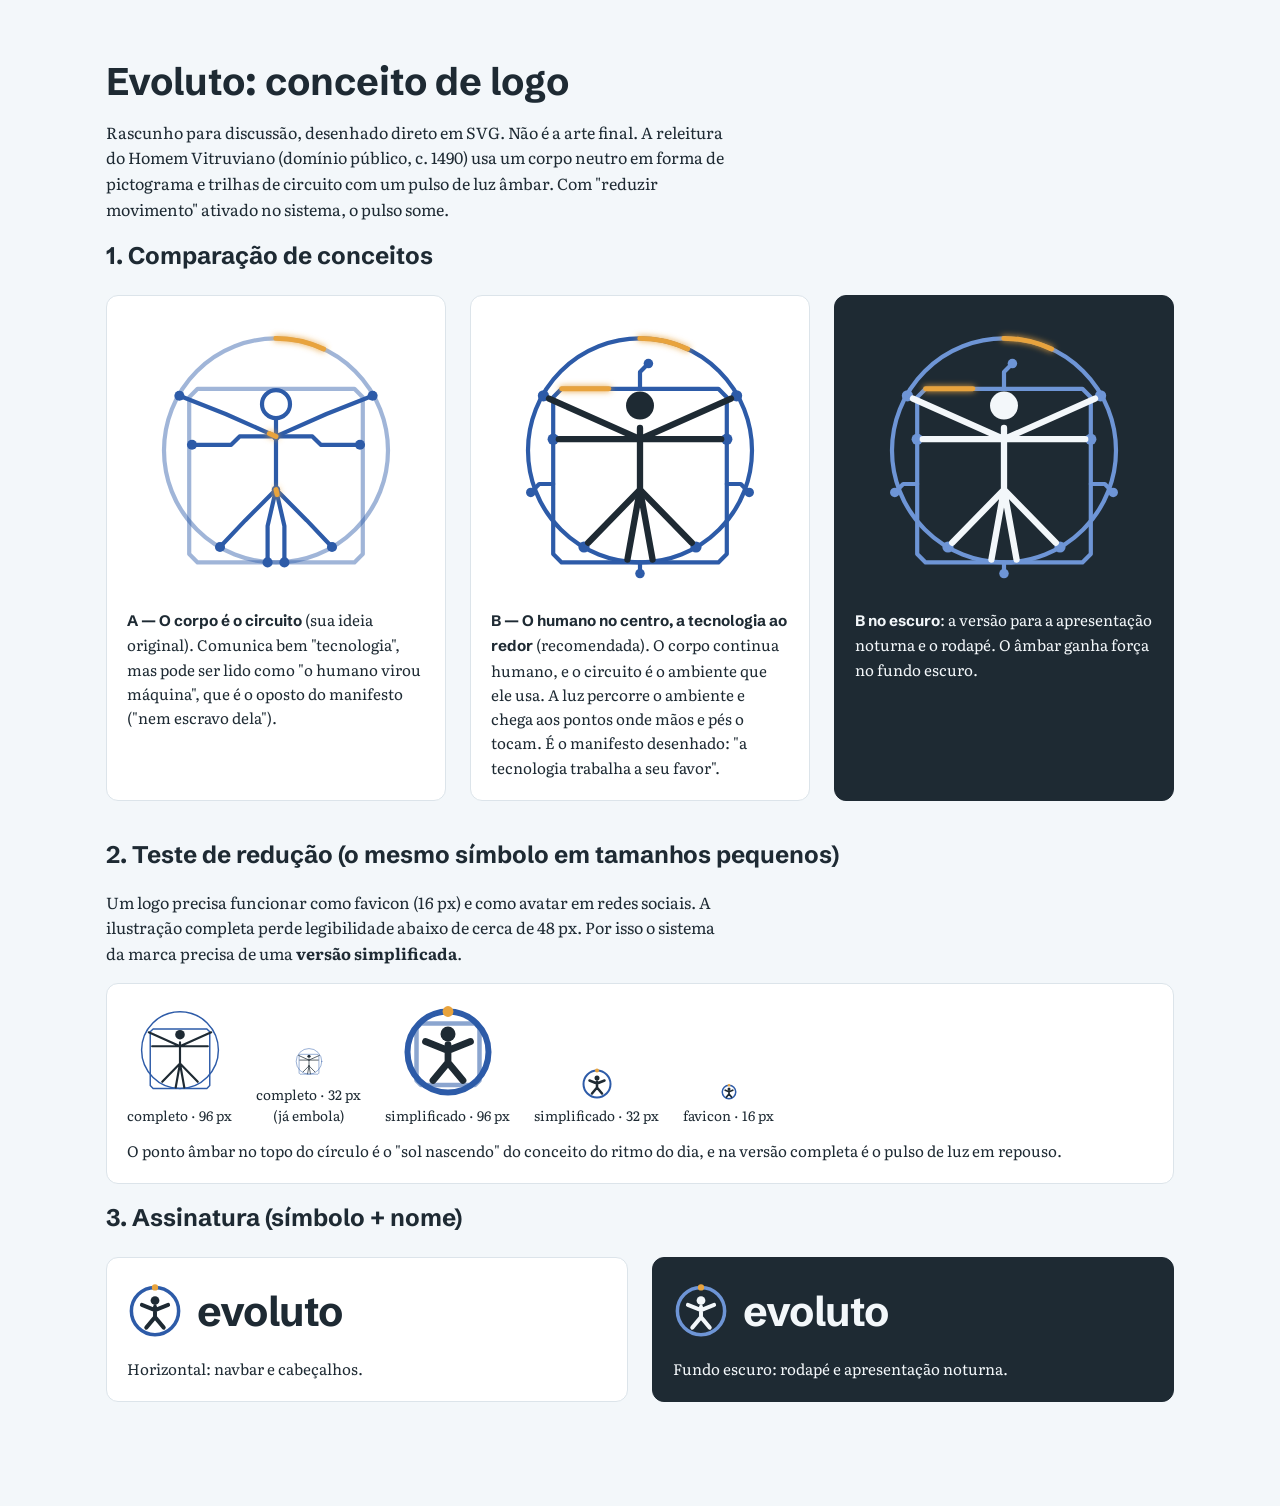
<file: docs/marca/conceito-logo.html>
<!DOCTYPE html>
<html lang="pt-BR">
<head>
<meta charset="UTF-8">
<meta name="viewport" content="width=device-width, initial-scale=1">
<title>Evoluto: conceito de logo (rascunho)</title>
<link rel="preconnect" href="https://fonts.googleapis.com">
<link rel="preconnect" href="https://fonts.gstatic.com" crossorigin>
<link href="https://fonts.googleapis.com/css2?family=Schibsted+Grotesk:wght@600;700&family=Literata:wght@400;600&display=swap" rel="stylesheet">
<style>
  :root {
    --grafite: #1E2A33; --ceu: #F3F7FA; --nevoa: #DCE4EA;
    --ambar: #E8A33D; --azul: #2D5BA8; --verde: #2F7D62;
  }
  * { box-sizing: border-box; }
  body { margin: 0; background: var(--ceu); color: var(--grafite); font-family: Literata, Georgia, serif; line-height: 1.6; }
  main { max-width: 1100px; margin: 0 auto; padding: 32px 16px 64px; }
  h1, h2, h3 { font-family: "Schibsted Grotesk", system-ui, sans-serif; line-height: 1.2; }
  h1 { font-size: clamp(1.6rem, 4vw, 2.4rem); margin-bottom: .25rem; }
  .nota { max-width: 70ch; }
  .grade { display: grid; gap: 24px; grid-template-columns: repeat(auto-fit, minmax(300px, 1fr)); margin: 24px 0 40px; }
  figure { margin: 0; background: #fff; border: 1px solid var(--nevoa); border-radius: 12px; padding: 20px; }
  figure.escuro { background: var(--grafite); color: var(--ceu); border-color: var(--grafite); }
  figcaption { font-size: .95rem; margin-top: 12px; }
  figcaption strong { font-family: "Schibsted Grotesk", sans-serif; }
  svg.simbolo { width: 100%; max-width: 280px; display: block; margin: 0 auto; }
  .tamanhos { display: flex; align-items: flex-end; gap: 24px; flex-wrap: wrap; }
  .tamanhos div { text-align: center; font-size: .85rem; }
  .lockup { display: flex; align-items: center; gap: 14px; }
  .lockup svg { width: 56px; height: 56px; }
  .marca-texto { font-family: "Schibsted Grotesk", sans-serif; font-weight: 700; font-size: 2.6rem; letter-spacing: -.02em; }
  .escuro .marca-texto { color: var(--ceu); }

  /* Circuito e corpo */
  .trilha  { fill: none; stroke: var(--azul); stroke-width: 3; stroke-linecap: round; stroke-linejoin: round; }
  .corpo   { fill: none; stroke: var(--grafite); stroke-width: 4.5; stroke-linecap: round; stroke-linejoin: round; }
  .escuro .corpo { stroke: var(--ceu); }
  .escuro .trilha { stroke: #6E95D6; }
  .pad     { fill: var(--azul); }
  .escuro .pad { fill: #6E95D6; }
  .cabeca  { fill: var(--grafite); }
  .escuro .cabeca { fill: var(--ceu); }

  /* Pulso de luz: percorre a trilha (pathLength = 100) */
  .pulso {
    fill: none; stroke: var(--ambar); stroke-width: 3.5; stroke-linecap: round;
    stroke-dasharray: 7 93; filter: url(#brilho);
    animation: circular 4.5s linear infinite;
  }
  .pulso.lento { animation-duration: 7s; }
  .pulso.atraso { animation-delay: -2.2s; }
  @keyframes circular { to { stroke-dashoffset: -100; } }
  @media (prefers-reduced-motion: reduce) {
    .pulso { animation: none; stroke-dasharray: none; opacity: .0; }
  }
</style>
</head>
<body>
<main>
  <h1>Evoluto: conceito de logo</h1>
  <p class="nota">Rascunho para discussão, desenhado direto em SVG. Não é a arte final. A releitura do Homem Vitruviano (domínio público, c. 1490) usa um corpo neutro em forma de pictograma e trilhas de circuito com um pulso de luz âmbar. Com "reduzir movimento" ativado no sistema, o pulso some.</p>

  <svg width="0" height="0" style="position:absolute" aria-hidden="true">
    <defs>
      <filter id="brilho" x="-50%" y="-50%" width="200%" height="200%">
        <feGaussianBlur stdDeviation="2.2" result="b"/>
        <feMerge><feMergeNode in="b"/><feMergeNode in="SourceGraphic"/></feMerge>
      </filter>
    </defs>
  </svg>

  <h2>1. Comparação de conceitos</h2>
  <div class="grade">

    <!-- VARIANTE A: ideia original, o corpo é o circuito -->
    <figure>
      <svg class="simbolo" viewBox="0 0 200 200" role="img" aria-labelledby="tA">
        <title id="tA">Variante A: figura vitruviana feita de trilhas de circuito</title>
        <circle class="trilha" cx="100" cy="96" r="80" stroke-opacity=".45"/>
        <path class="trilha" stroke-opacity=".45" d="M44 52H156L162 58V170L156 176H44L38 170V58Z"/>
        <!-- corpo como trilhas, com dobras de 45° -->
        <circle class="trilha" cx="100" cy="63" r="10"/>
        <path class="trilha" d="M100 73V124"/>
        <path class="trilha" d="M100 86H74L68 92H40M100 86H126L132 92H160" />
        <path class="trilha" d="M100 86L64 70L31 57M100 86L136 70L169 57"/>
        <path class="trilha" d="M100 124L94 150V176M100 124L106 150V176"/>
        <path class="trilha" d="M100 124L78 146L60 165M100 124L122 146L140 165"/>
        <g class="pad">
          <circle cx="40" cy="92" r="3.6"/><circle cx="160" cy="92" r="3.6"/>
          <circle cx="31" cy="57" r="3.6"/><circle cx="169" cy="57" r="3.6"/>
          <circle cx="94" cy="176" r="3.6"/><circle cx="106" cy="176" r="3.6"/>
          <circle cx="60" cy="165" r="3.6"/><circle cx="140" cy="165" r="3.6"/>
          <circle cx="100" cy="86" r="3"/><circle cx="100" cy="124" r="3"/>
        </g>
        <path class="pulso" pathLength="100" d="M100 86L64 70L31 57M31 57"/>
        <path class="pulso atraso" pathLength="100" d="M100 124L106 150V176"/>
        <path class="pulso lento" pathLength="100" d="M100 16A80 80 0 1 1 99.9 16"/>
      </svg>
      <figcaption><strong>A — O corpo é o circuito</strong> (sua ideia original). Comunica bem "tecnologia", mas pode ser lido como "o humano virou máquina", que é o oposto do manifesto ("nem escravo dela").</figcaption>
    </figure>

    <!-- VARIANTE B: recomendada, corpo humano + circuito como ambiente -->
    <figure>
      <svg class="simbolo" viewBox="0 0 200 200" role="img" aria-labelledby="tB">
        <title id="tB">Variante B: figura humana neutra dentro de círculo e quadrado feitos de trilhas de circuito</title>
        <!-- ambiente = circuito -->
        <circle class="trilha" cx="100" cy="96" r="80"/>
        <path class="trilha" d="M44 52H156L162 58V170L156 176H44L38 170V58Z"/>
        <path class="trilha" d="M38 120H28L22 126M162 120H172L178 126M100 52V40L106 34M100 176V184"/>
        <g class="pad">
          <circle cx="22" cy="126" r="3.4"/><circle cx="178" cy="126" r="3.4"/>
          <circle cx="106" cy="34" r="3.4"/><circle cx="100" cy="184" r="3.4"/>
          <!-- pontos de contato: onde o humano toca a tecnologia -->
          <circle cx="38" cy="88" r="4"/><circle cx="162" cy="88" r="4"/>
          <circle cx="31" cy="57" r="4"/><circle cx="169" cy="57" r="4"/>
          <circle cx="60" cy="165" r="4"/><circle cx="140" cy="165" r="4"/>
        </g>
        <!-- corpo = humano, traço orgânico, sem anatomia -->
        <circle class="cabeca" cx="100" cy="64" r="10"/>
        <path class="corpo" d="M100 80V124"/>
        <path class="corpo" d="M42 88H158"/>
        <path class="corpo" d="M100 88L35 59M100 88L165 59"/>
        <path class="corpo" d="M100 124L91 174M100 124L109 174"/>
        <path class="corpo" d="M100 124L63 162M100 124L137 162"/>
        <!-- luz circulando no ambiente, convergindo para o humano -->
        <path class="pulso lento" pathLength="100" d="M100 16A80 80 0 1 1 99.9 16"/>
        <path class="pulso atraso" pathLength="100" d="M44 52H156L162 58V170L156 176H44L38 170V58Z"/>
      </svg>
      <figcaption><strong>B — O humano no centro, a tecnologia ao redor</strong> (recomendada). O corpo continua humano, e o circuito é o ambiente que ele usa. A luz percorre o ambiente e chega aos pontos onde mãos e pés o tocam. É o manifesto desenhado: "a tecnologia trabalha a seu favor".</figcaption>
    </figure>

    <figure class="escuro">
      <svg class="simbolo" viewBox="0 0 200 200" role="img" aria-labelledby="tB2">
        <title id="tB2">Variante B sobre fundo escuro</title>
        <circle class="trilha" cx="100" cy="96" r="80"/>
        <path class="trilha" d="M44 52H156L162 58V170L156 176H44L38 170V58Z"/>
        <path class="trilha" d="M38 120H28L22 126M162 120H172L178 126M100 52V40L106 34M100 176V184"/>
        <g class="pad">
          <circle cx="22" cy="126" r="3.4"/><circle cx="178" cy="126" r="3.4"/>
          <circle cx="106" cy="34" r="3.4"/><circle cx="100" cy="184" r="3.4"/>
          <circle cx="38" cy="88" r="4"/><circle cx="162" cy="88" r="4"/>
          <circle cx="31" cy="57" r="4"/><circle cx="169" cy="57" r="4"/>
          <circle cx="60" cy="165" r="4"/><circle cx="140" cy="165" r="4"/>
        </g>
        <circle class="cabeca" cx="100" cy="64" r="10"/>
        <path class="corpo" d="M100 80V124M42 88H158M100 88L35 59M100 88L165 59M100 124L91 174M100 124L109 174M100 124L63 162M100 124L137 162"/>
        <path class="pulso lento" pathLength="100" d="M100 16A80 80 0 1 1 99.9 16"/>
        <path class="pulso atraso" pathLength="100" d="M44 52H156L162 58V170L156 176H44L38 170V58Z"/>
      </svg>
      <figcaption><strong>B no escuro</strong>: a versão para a apresentação noturna e o rodapé. O âmbar ganha força no fundo escuro.</figcaption>
    </figure>
  </div>

  <h2>2. Teste de redução (o mesmo símbolo em tamanhos pequenos)</h2>
  <p class="nota">Um logo precisa funcionar como favicon (16 px) e como avatar em redes sociais. A ilustração completa perde legibilidade abaixo de cerca de 48 px. Por isso o sistema da marca precisa de uma <strong>versão simplificada</strong>.</p>
  <figure>
    <div class="tamanhos">
      <div>
        <svg width="96" height="96" viewBox="0 0 200 200" aria-hidden="true">
          <circle class="trilha" cx="100" cy="96" r="80"/>
          <path class="trilha" d="M44 52H156L162 58V170L156 176H44L38 170V58Z"/>
          <circle class="cabeca" cx="100" cy="64" r="10"/>
          <path class="corpo" d="M100 80V124M42 88H158M100 88L35 59M100 88L165 59M100 124L91 174M100 124L109 174M100 124L63 162M100 124L137 162"/>
        </svg><br>completo · 96 px
      </div>
      <div>
        <svg width="32" height="32" viewBox="0 0 200 200" aria-hidden="true">
          <circle class="trilha" cx="100" cy="96" r="80"/>
          <path class="trilha" d="M44 52H156L162 58V170L156 176H44L38 170V58Z"/>
          <circle class="cabeca" cx="100" cy="64" r="10"/>
          <path class="corpo" d="M100 80V124M42 88H158M100 88L35 59M100 88L165 59M100 124L91 174M100 124L109 174M100 124L63 162M100 124L137 162"/>
        </svg><br>completo · 32 px<br>(já embola)
      </div>
      <div>
        <!-- MARCA SIMPLIFICADA: círculo + quadrado chanfrado + figura em X + cabeça + 1 pulso -->
        <svg width="96" height="96" viewBox="0 0 64 64" aria-hidden="true">
          <circle cx="32" cy="32" r="27" fill="none" stroke="#2D5BA8" stroke-width="4"/>
          <path d="M14 13H50L53 16V51L50 54H14L11 51V16Z" fill="none" stroke="#2D5BA8" stroke-width="3" stroke-linejoin="round" opacity=".55"/>
          <circle cx="32" cy="20" r="5" fill="#1E2A33"/>
          <path d="M32 27V39M17 25L32 31L47 25M32 39L22 51M32 39L42 51" fill="none" stroke="#1E2A33" stroke-width="4.5" stroke-linecap="round" stroke-linejoin="round"/>
          <circle cx="32" cy="5" r="3.6" fill="#E8A33D"/>
        </svg><br>simplificado · 96 px
      </div>
      <div>
        <svg width="32" height="32" viewBox="0 0 64 64" aria-hidden="true">
          <circle cx="32" cy="32" r="27" fill="none" stroke="#2D5BA8" stroke-width="4"/>
          <circle cx="32" cy="20" r="5" fill="#1E2A33"/>
          <path d="M32 27V39M17 25L32 31L47 25M32 39L22 51M32 39L42 51" fill="none" stroke="#1E2A33" stroke-width="5" stroke-linecap="round" stroke-linejoin="round"/>
          <circle cx="32" cy="5" r="4" fill="#E8A33D"/>
        </svg><br>simplificado · 32 px
      </div>
      <div>
        <svg width="16" height="16" viewBox="0 0 64 64" aria-hidden="true">
          <circle cx="32" cy="32" r="27" fill="none" stroke="#2D5BA8" stroke-width="6"/>
          <circle cx="32" cy="20" r="6" fill="#1E2A33"/>
          <path d="M32 27V40M17 25L32 31L47 25M32 40L22 52M32 40L42 52" fill="none" stroke="#1E2A33" stroke-width="7" stroke-linecap="round" stroke-linejoin="round"/>
          <circle cx="32" cy="5" r="5" fill="#E8A33D"/>
        </svg><br>favicon · 16 px
      </div>
    </div>
    <figcaption>O ponto âmbar no topo do círculo é o "sol nascendo" do conceito do ritmo do dia, e na versão completa é o pulso de luz em repouso.</figcaption>
  </figure>

  <h2>3. Assinatura (símbolo + nome)</h2>
  <div class="grade">
    <figure>
      <div class="lockup">
        <svg viewBox="0 0 64 64" aria-hidden="true">
          <circle cx="32" cy="32" r="27" fill="none" stroke="#2D5BA8" stroke-width="4"/>
          <circle cx="32" cy="20" r="5" fill="#1E2A33"/>
          <path d="M32 27V39M17 25L32 31L47 25M32 39L22 51M32 39L42 51" fill="none" stroke="#1E2A33" stroke-width="4.5" stroke-linecap="round" stroke-linejoin="round"/>
          <circle cx="32" cy="5" r="3.6" fill="#E8A33D"/>
        </svg>
        <span class="marca-texto">evoluto</span>
      </div>
      <figcaption>Horizontal: navbar e cabeçalhos.</figcaption>
    </figure>
    <figure class="escuro">
      <div class="lockup">
        <svg viewBox="0 0 64 64" aria-hidden="true">
          <circle cx="32" cy="32" r="27" fill="none" stroke="#6E95D6" stroke-width="4"/>
          <circle cx="32" cy="20" r="5" fill="#F3F7FA"/>
          <path d="M32 27V39M17 25L32 31L47 25M32 39L22 51M32 39L42 51" fill="none" stroke="#F3F7FA" stroke-width="4.5" stroke-linecap="round" stroke-linejoin="round"/>
          <circle cx="32" cy="5" r="3.6" fill="#E8A33D"/>
        </svg>
        <span class="marca-texto">evoluto</span>
      </div>
      <figcaption>Fundo escuro: rodapé e apresentação noturna.</figcaption>
    </figure>
  </div>
</main>
</body>
</html>
</file>
<file: css/style.css>
/* Evoluto: tokens, componentes e apresentação por horário (ver spec §7) */
:root {
  --grafite: #1E2A33;
  --ceu: #F3F7FA;
  --nevoa: #DCE4EA;
  --ambar: #E8A33D;
  --ambar-escuro: #D99229;
  --azul: #2D5BA8;
  --verde: #2F7D62;
  --texto-suave: #4A5A66;
  --fonte-titulo: "Schibsted Grotesk", system-ui, sans-serif;
  --fonte-texto: Literata, Georgia, serif;

  --bs-body-bg: var(--ceu);
  --bs-body-color: var(--grafite);
  --bs-body-font-family: var(--fonte-texto);
  --bs-link-color-rgb: 45, 91, 168;
  --bs-link-hover-color-rgb: 30, 42, 51;
}

body { line-height: 1.65; }
h1, h2, h3, .navbar, .btn, .badge, label, .form-control, .form-select,
.accordion-button, .status, .legenda, .tagline { font-family: var(--fonte-titulo); }
h1 { font-size: clamp(1.9rem, 4.5vw, 3rem); font-weight: 700; letter-spacing: -.02em; line-height: 1.1; }
h2 { font-size: clamp(1.5rem, 3vw, 2rem); font-weight: 700; letter-spacing: -.01em; }
h3 { font-size: 1.15rem; font-weight: 600; }
.texto { max-width: 68ch; }
section { scroll-margin-top: 96px; }
/* Foco visível: precisa vencer as regras do Bootstrap que zeram o outline (especificidade 0,2,0) */
:focus-visible,
.btn:focus-visible, .form-control:focus-visible, .form-select:focus-visible,
.btn-close:focus-visible, .accordion-button:focus-visible { outline: 3px solid var(--azul); outline-offset: 2px; }
/* Em fundo grafite (navbar e rodapé) o azul não contrasta: usa âmbar */
.navbar :focus-visible, .navbar .nav-link:focus-visible, .navbar .navbar-toggler:focus-visible,
.rodape :focus-visible, .pular:focus-visible { outline: 3px solid var(--ambar); outline-offset: 2px; }

.pular { z-index: 1100; top: .5rem; left: .5rem; padding: .5rem 1rem; background: #fff; }

/* Navegação e marca */
.navbar { background: var(--grafite); }
.navbar .nav-link { color: #C9D4DD; }
.navbar .nav-link:hover, .navbar .nav-link:focus-visible { color: #fff; }
.marca { display: inline-flex; align-items: center; gap: .5rem; color: #fff; }
.marca-simbolo { width: 34px; height: 34px; color: #fff; }
.marca-nome { font-family: var(--fonte-titulo); font-weight: 700; font-size: 1.6rem; letter-spacing: -.03em; line-height: 1; }
.aviso-afiliado { background: var(--nevoa); font-size: .875rem; padding: .3rem 0; }

/* Botões */
.btn { border-radius: 6px; }
.btn-ambar {
  --bs-btn-bg: var(--ambar); --bs-btn-border-color: var(--ambar); --bs-btn-color: var(--grafite);
  --bs-btn-hover-bg: var(--ambar-escuro); --bs-btn-hover-border-color: var(--ambar-escuro); --bs-btn-hover-color: var(--grafite);
  --bs-btn-active-bg: var(--ambar-escuro); --bs-btn-active-color: var(--grafite); --bs-btn-font-weight: 600;
}
.btn-azul {
  --bs-btn-color: var(--azul); --bs-btn-border-color: var(--azul);
  --bs-btn-hover-bg: var(--azul); --bs-btn-hover-color: #fff; --bs-btn-hover-border-color: var(--azul);
  --bs-btn-active-bg: var(--azul); --bs-btn-active-color: #fff;
}

/* Apresentação: o fundo acompanha o horário de quem visita (sem JS = "dia") */
.hero { padding: clamp(3rem, 8vw, 6rem) 0; color: var(--grafite); }
.hero[data-periodo="manha"] { background: linear-gradient(180deg, #F7D9B5 0%, var(--ceu) 100%); }
.hero[data-periodo="dia"]   { background: linear-gradient(180deg, #E3F0FA 0%, var(--ceu) 100%); }
.hero[data-periodo="tarde"] { background: linear-gradient(180deg, #8A4B2E 0%, #3B4A6B 100%); color: #fff; }
.hero[data-periodo="noite"] { background: linear-gradient(180deg, var(--grafite) 0%, #2D3E5C 100%); color: var(--ceu); }
.tagline { font-size: 1.25rem; font-weight: 700; color: var(--azul); }
.hero[data-periodo="tarde"] .tagline, .hero[data-periodo="noite"] .tagline { color: var(--ambar); }
.simbolo-hero { width: min(300px, 60vw); height: auto; }
@media (max-width: 991.98px) { .simbolo-hero { width: 140px; } }
.simbolo-intersecao { animation: acender 1.6s ease-out .3s 1 both; }
@keyframes acender { from { opacity: 0; } to { opacity: 1; } }
@media (prefers-reduced-motion: reduce) { .simbolo-intersecao { animation: none; } }

/* Catálogo */
.form-control, .form-select { border-radius: 6px; border-color: #B9C6D1; }
.legenda { font-size: .9rem; color: var(--texto-suave); }
.status { font-weight: 600; min-height: 1.6em; }
.card { border: 1px solid var(--nevoa); border-radius: 12px; overflow: hidden; }
.card:hover { border-color: #9FB3C4; }
.card.primeiro { border: 2px solid var(--verde); }
.card-midia { position: relative; }
.card-img-top { aspect-ratio: 16 / 9; object-fit: cover; height: auto; background: var(--nevoa); }
.legenda-ilustrativa {
  position: absolute; right: .5rem; bottom: .4rem; padding: 0 .4rem; border-radius: 4px;
  background: rgba(30, 42, 51, .75); color: #fff; font: 600 .7rem var(--fonte-titulo);
}
.badge-eixo { background: #E8EEF3; color: var(--grafite); font-weight: 600; }
.badge-primeiro { background: var(--verde); }
.card-text { display: -webkit-box; -webkit-line-clamp: 3; -webkit-box-orient: vertical; overflow: hidden; }
.faixa { font-family: var(--fonte-titulo); font-weight: 700; color: var(--texto-suave); letter-spacing: .05em; }
.esqueleto-midia { display: block; aspect-ratio: 16 / 9; }

/* Sobre e rodapé */
.sobre { background: #fff; border-top: 1px solid var(--nevoa); }
.rodape { background: var(--grafite); color: #C9D4DD; font-size: .9rem; }

/* Modal */
.modal-content { border-radius: 16px; border: 0; }
.detalhe-meta { margin-top: .35rem; }
.selo-pesquisa { background: #EAF1FB; color: var(--azul); font-weight: 600; white-space: normal; }
.selo-link { background: var(--nevoa); color: var(--grafite); font-weight: 600; }
.veredito { font-size: 1.15rem; }
.lista-pros li::marker { content: "+  "; color: var(--verde); font-weight: 700; }
.lista-contras li::marker { content: "–  "; color: #B5552B; font-weight: 700; }
</file>
